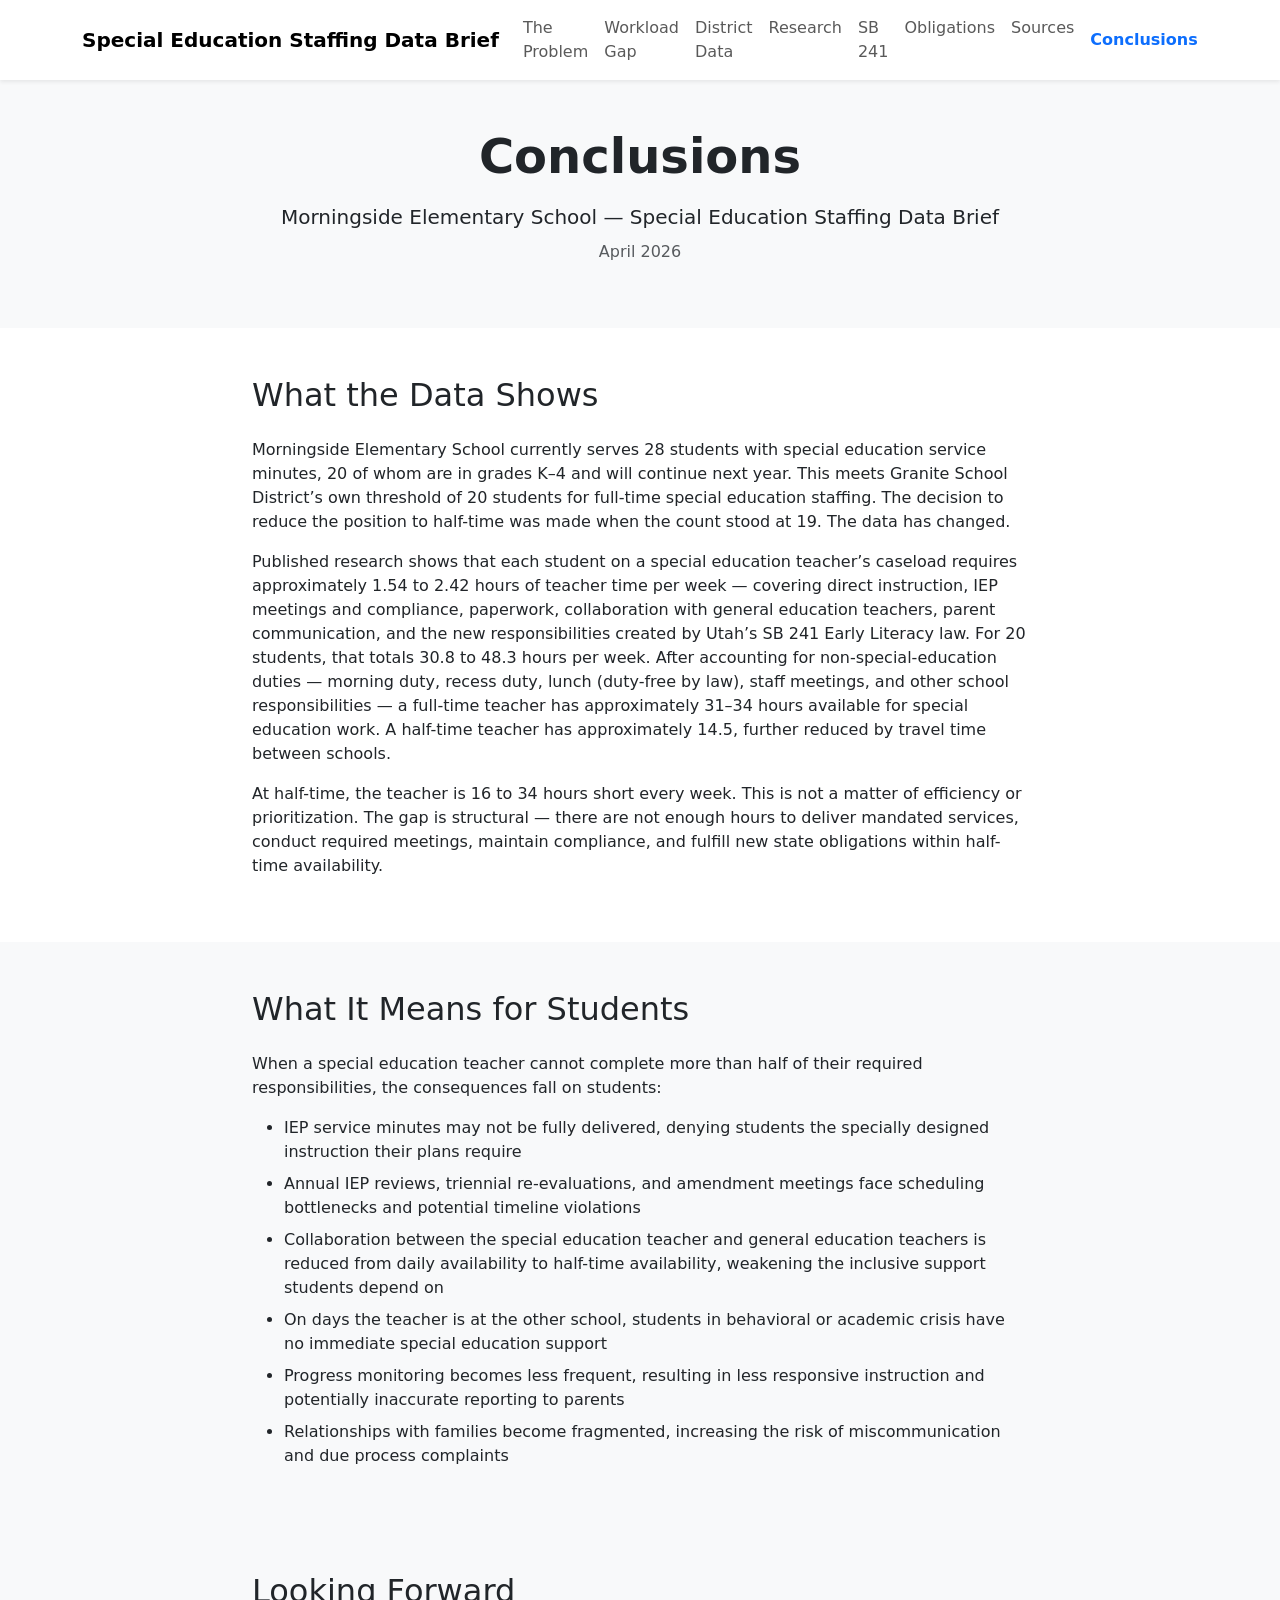
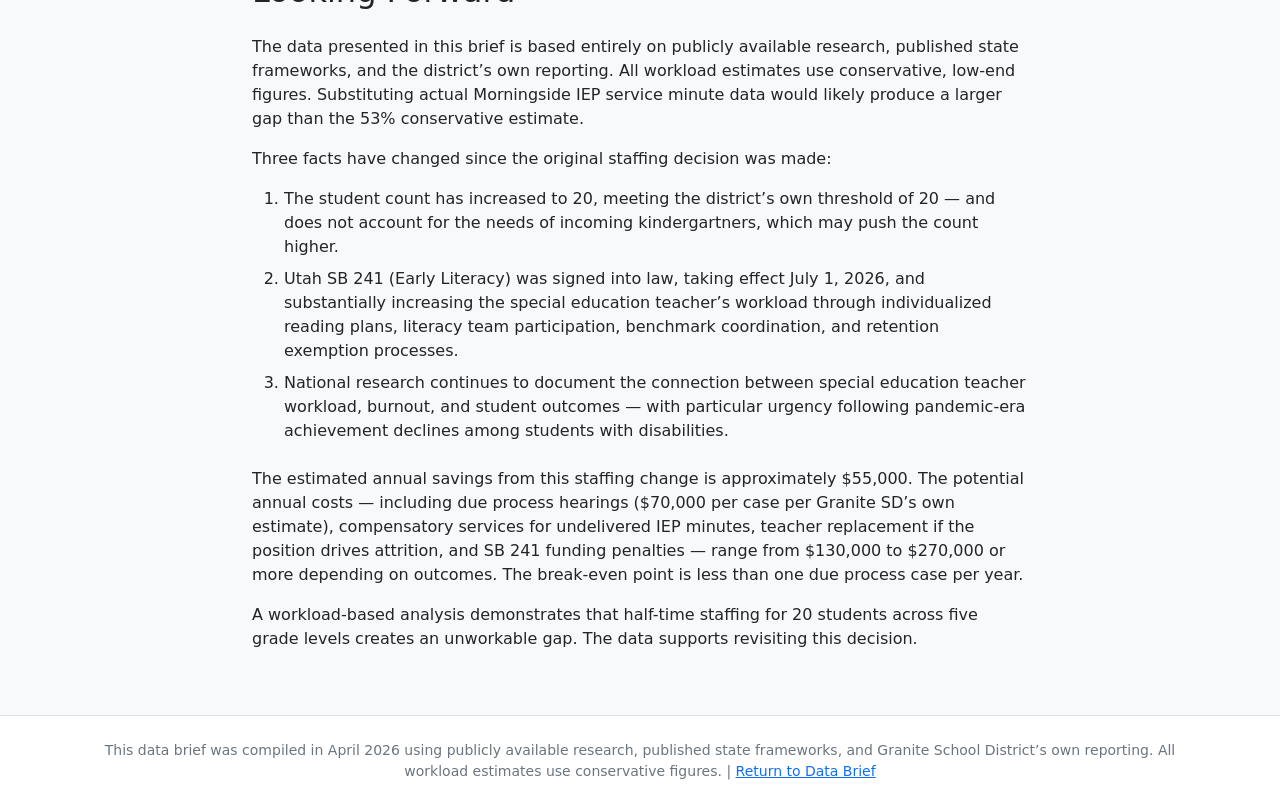
<file: conclusions.html>
<!DOCTYPE html>
<html lang="en">
<head>
  <meta charset="UTF-8">
  <meta name="viewport" content="width=device-width, initial-scale=1.0">
  <title>Conclusions &mdash; Morningside Special Education Staffing Data Brief</title>

  <link href="https://cdn.jsdelivr.net/npm/bootstrap@5.3.3/dist/css/bootstrap.min.css" rel="stylesheet">
  <link href="https://cdn.jsdelivr.net/npm/bootstrap-icons@1.11.3/font/bootstrap-icons.min.css" rel="stylesheet">
  <link href="css/style.css" rel="stylesheet">
</head>
<body>

  <!-- ============================================================
       Sticky Navbar
       ============================================================ -->
  <nav class="navbar navbar-expand-lg navbar-light bg-white shadow-sm sticky-top">
    <div class="container">
      <a class="navbar-brand fw-semibold" href="index.html">Special Education Staffing Data Brief</a>
      <button class="navbar-toggler" type="button" data-bs-toggle="collapse" data-bs-target="#mainNav"
        aria-controls="mainNav" aria-expanded="false" aria-label="Toggle navigation">
        <span class="navbar-toggler-icon"></span>
      </button>
      <div class="collapse navbar-collapse" id="mainNav">
        <ul class="navbar-nav me-auto mb-2 mb-lg-0">
          <li class="nav-item"><a class="nav-link" href="index.html#problem">The Problem</a></li>
          <li class="nav-item"><a class="nav-link" href="index.html#workload">Workload Gap</a></li>
          <li class="nav-item"><a class="nav-link" href="index.html#district">District Data</a></li>
          <li class="nav-item"><a class="nav-link" href="index.html#research">Research</a></li>
          <li class="nav-item"><a class="nav-link" href="index.html#sb241">SB 241</a></li>
          <li class="nav-item"><a class="nav-link" href="index.html#obligations">Obligations</a></li>
          <li class="nav-item"><a class="nav-link" href="index.html#sources">Sources</a></li>
        </ul>
        <ul class="navbar-nav ms-auto">
          <li class="nav-item">
            <a class="nav-link active fw-semibold text-primary" href="conclusions.html" aria-current="page">Conclusions</a>
          </li>
        </ul>
      </div>
    </div>
  </nav>

  <!-- ============================================================
       Page Header
       ============================================================ -->
  <header class="site-hero text-center">
    <div class="container">
      <h1 class="display-5 fw-bold mb-3">Conclusions</h1>
      <p class="lead mb-2">Morningside Elementary School &mdash; Special Education Staffing Data Brief</p>
      <p class="text-muted">April 2026</p>
    </div>
  </header>

  <!-- ============================================================
       Section 1: What the Data Shows
       ============================================================ -->
  <section id="what-the-data-shows">
    <div class="container">
      <div class="row">
        <div class="col-lg-10 mx-auto" style="max-width: 800px;">
          <h2 class="mb-4">What the Data Shows</h2>

          <p>Morningside Elementary School currently serves 28 students with special education service minutes, 20 of whom are in grades K&ndash;4 and will continue next year. This meets Granite School District&rsquo;s own threshold of 20 students for full-time special education staffing. The decision to reduce the position to half-time was made when the count stood at 19. The data has changed.</p>

          <p>Published research shows that each student on a special education teacher&rsquo;s caseload requires approximately 1.54 to 2.42 hours of teacher time per week &mdash; covering direct instruction, IEP meetings and compliance, paperwork, collaboration with general education teachers, parent communication, and the new responsibilities created by Utah&rsquo;s SB 241 Early Literacy law. For 20 students, that totals 30.8 to 48.3 hours per week. After accounting for non-special-education duties &mdash; morning duty, recess duty, lunch (duty-free by law), staff meetings, and other school responsibilities &mdash; a full-time teacher has approximately 31&ndash;34 hours available for special education work. A half-time teacher has approximately 14.5, further reduced by travel time between schools.</p>

          <p>At half-time, the teacher is 16 to 34 hours short every week. This is not a matter of efficiency or prioritization. The gap is structural &mdash; there are not enough hours to deliver mandated services, conduct required meetings, maintain compliance, and fulfill new state obligations within half-time availability.</p>
        </div>
      </div>
    </div>
  </section>

  <!-- ============================================================
       Section 2: What It Means for Students
       ============================================================ -->
  <section id="what-it-means" class="bg-light">
    <div class="container">
      <div class="row">
        <div class="col-lg-10 mx-auto" style="max-width: 800px;">
          <h2 class="mb-4">What It Means for Students</h2>

          <p>When a special education teacher cannot complete more than half of their required responsibilities, the consequences fall on students:</p>

          <ul class="mb-0">
            <li class="mb-2">IEP service minutes may not be fully delivered, denying students the specially designed instruction their plans require</li>
            <li class="mb-2">Annual IEP reviews, triennial re-evaluations, and amendment meetings face scheduling bottlenecks and potential timeline violations</li>
            <li class="mb-2">Collaboration between the special education teacher and general education teachers is reduced from daily availability to half-time availability, weakening the inclusive support students depend on</li>
            <li class="mb-2">On days the teacher is at the other school, students in behavioral or academic crisis have no immediate special education support</li>
            <li class="mb-2">Progress monitoring becomes less frequent, resulting in less responsive instruction and potentially inaccurate reporting to parents</li>
            <li class="mb-2">Relationships with families become fragmented, increasing the risk of miscommunication and due process complaints</li>
          </ul>
        </div>
      </div>
    </div>
  </section>



  <!-- ============================================================
       Section 4: Looking Forward
       ============================================================ -->
  <section id="looking-forward" class="bg-light">
    <div class="container">
      <div class="row">
        <div class="col-lg-10 mx-auto" style="max-width: 800px;">
          <h2 class="mb-4">Looking Forward</h2>

          <p>The data presented in this brief is based entirely on publicly available research, published state frameworks, and the district&rsquo;s own reporting. All workload estimates use conservative, low-end figures. Substituting actual Morningside IEP service minute data would likely produce a larger gap than the 53% conservative estimate.</p>

          <p>Three facts have changed since the original staffing decision was made:</p>

          <ol class="mb-4">
            <li class="mb-2">The student count has increased to 20, meeting the district&rsquo;s own threshold of 20 &mdash; and does not account for the needs of incoming kindergartners, which may push the count higher.</li>
            <li class="mb-2">Utah SB 241 (Early Literacy) was signed into law, taking effect July 1, 2026, and substantially increasing the special education teacher&rsquo;s workload through individualized reading plans, literacy team participation, benchmark coordination, and retention exemption processes.</li>
            <li class="mb-2">National research continues to document the connection between special education teacher workload, burnout, and student outcomes &mdash; with particular urgency following pandemic-era achievement declines among students with disabilities.</li>
          </ol>

          <p>The estimated annual savings from this staffing change is approximately $55,000. The potential annual costs &mdash; including due process hearings ($70,000 per case per Granite SD&rsquo;s own estimate), compensatory services for undelivered IEP minutes, teacher replacement if the position drives attrition, and SB 241 funding penalties &mdash; range from $130,000 to $270,000 or more depending on outcomes. The break-even point is less than one due process case per year.</p>

          <p>A workload-based analysis demonstrates that half-time staffing for 20 students across five grade levels creates an unworkable gap. The data supports revisiting this decision.</p>
        </div>
      </div>
    </div>
  </section>

  <!-- ============================================================
       Footer
       ============================================================ -->
  <footer>
    <div class="container text-center">
      <p class="mb-0">This data brief was compiled in April 2026 using publicly available research, published state frameworks, and Granite School District&rsquo;s own reporting. All workload estimates use conservative figures. | <a href="index.html">Return to Data Brief</a></p>
    </div>
  </footer>

  <!-- Scripts -->
  <script src="https://cdn.jsdelivr.net/npm/bootstrap@5.3.3/dist/js/bootstrap.bundle.min.js"></script>
</body>
</html>
</file>
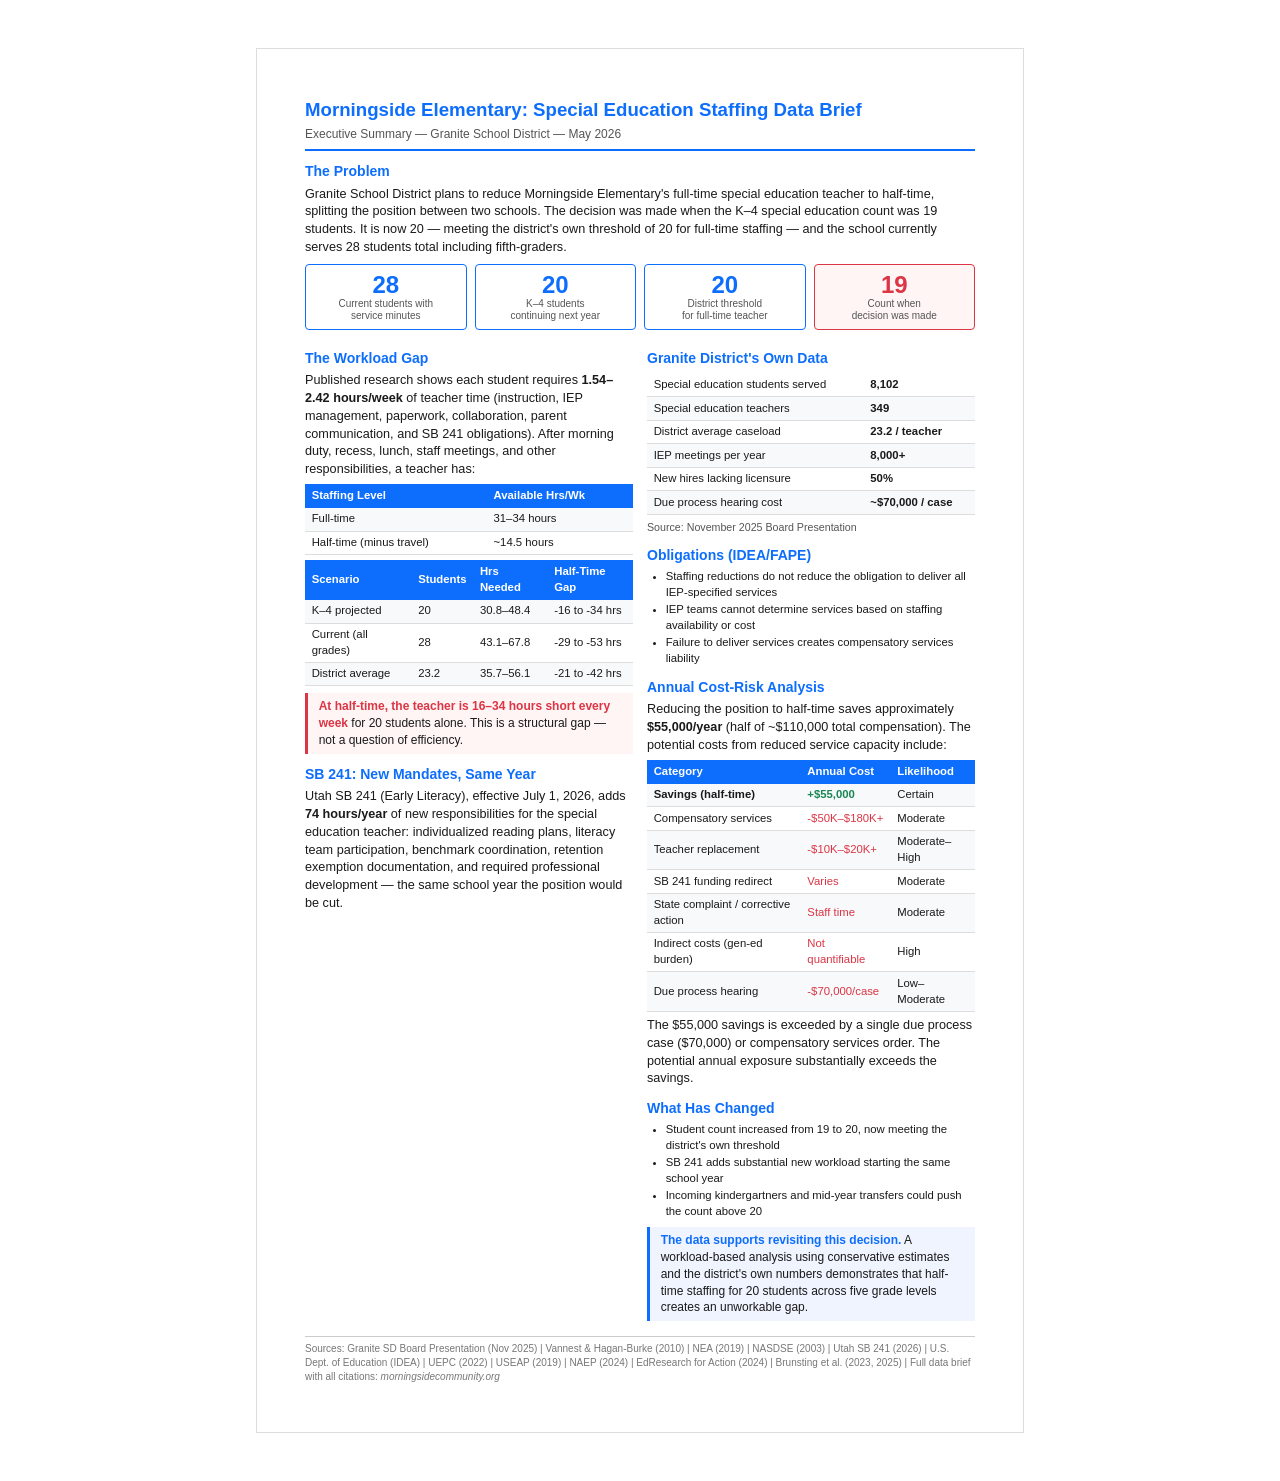
<file: executive_summary.html>
<!DOCTYPE html>
<html lang="en">
<head>
  <meta charset="UTF-8">
  <meta name="viewport" content="width=device-width, initial-scale=1.0">
  <title>Executive Summary: Morningside Elementary Special Education Staffing</title>

  <style>
    @page {
      size: letter;
      margin: 0.6in 0.7in;
    }
    * { margin: 0; padding: 0; box-sizing: border-box; }
    body {
      font-family: 'Segoe UI', Calibri, Arial, sans-serif;
      font-size: 9.5pt;
      line-height: 1.4;
      color: #1a1a1a;
    }
    h1 {
      font-size: 14pt;
      font-weight: 700;
      margin-bottom: 2pt;
      color: #0d6efd;
    }
    .subtitle {
      font-size: 9pt;
      color: #555;
      margin-bottom: 8pt;
      border-bottom: 2px solid #0d6efd;
      padding-bottom: 5pt;
    }
    h2 {
      font-size: 10.5pt;
      font-weight: 700;
      margin-top: 8pt;
      margin-bottom: 3pt;
      color: #0d6efd;
    }
    p { margin-bottom: 4pt; }
    .key-numbers {
      display: flex;
      gap: 8px;
      margin: 6pt 0;
    }
    .key-num {
      flex: 1;
      text-align: center;
      border: 1.5px solid #0d6efd;
      border-radius: 4px;
      padding: 5pt 4pt;
    }
    .key-num .num {
      font-size: 18pt;
      font-weight: 700;
      color: #0d6efd;
      line-height: 1.1;
    }
    .key-num .lbl {
      font-size: 7.5pt;
      color: #555;
      line-height: 1.2;
    }
    .key-num.gap-highlight {
      border-color: #dc3545;
      background: #fff5f5;
    }
    .key-num.gap-highlight .num { color: #dc3545; }
    table {
      width: 100%;
      border-collapse: collapse;
      margin: 4pt 0;
      font-size: 8.5pt;
    }
    th {
      background: #0d6efd;
      color: white;
      text-align: left;
      padding: 3pt 5pt;
      font-weight: 600;
    }
    td {
      padding: 2.5pt 5pt;
      border-bottom: 0.5px solid #ddd;
    }
    tr:nth-child(even) td { background: #f8f9fa; }
    .total-row td {
      font-weight: 700;
      background: #e9ecef !important;
      border-top: 1.5px solid #0d6efd;
    }
    .two-col {
      display: flex;
      gap: 14px;
    }
    .two-col > div { flex: 1; }
    ul {
      margin: 2pt 0 4pt 14pt;
      font-size: 8.5pt;
    }
    li { margin-bottom: 1pt; }
    .callout {
      background: #fff5f5;
      border-left: 3px solid #dc3545;
      padding: 4pt 8pt;
      margin: 5pt 0;
      font-size: 9pt;
    }
    .callout strong { color: #dc3545; }
    .footer {
      margin-top: 6pt;
      padding-top: 4pt;
      border-top: 1px solid #ccc;
      font-size: 7.5pt;
      color: #777;
    }
    @media screen {
      body { max-width: 8in; margin: 0.5in auto; padding: 0.5in; border: 1px solid #ddd; }
    }
  </style>
</head>
<body>

<h1>Morningside Elementary: Special Education Staffing Data Brief</h1>
<div class="subtitle">Executive Summary &mdash; Granite School District &mdash; May 2026</div>

<h2>The Problem</h2>
<p>Granite School District plans to reduce Morningside Elementary's full-time special education teacher to half-time, splitting the position between two schools. The decision was made when the K&ndash;4 special education count was 19 students. It is now 20 &mdash; meeting the district's own threshold of 20 for full-time staffing &mdash; and the school currently serves 28 students total including fifth-graders.</p>

<div class="key-numbers">
  <div class="key-num"><div class="num">28</div><div class="lbl">Current students with<br>service minutes</div></div>
  <div class="key-num"><div class="num">20</div><div class="lbl">K&ndash;4 students<br>continuing next year</div></div>
  <div class="key-num"><div class="num">20</div><div class="lbl">District threshold<br>for full-time teacher</div></div>
  <div class="key-num gap-highlight"><div class="num">19</div><div class="lbl">Count when<br>decision was made</div></div>
</div>

<div class="two-col">
<div>

<h2>The Workload Gap</h2>
<p>Published research shows each student requires <strong>1.54&ndash;2.42 hours/week</strong> of teacher time (instruction, IEP management, paperwork, collaboration, parent communication, and SB 241 obligations). After morning duty, recess, lunch, staff meetings, and other responsibilities, a teacher has:</p>

<table>
  <tr><th>Staffing Level</th><th>Available Hrs/Wk</th></tr>
  <tr><td>Full-time</td><td>31&ndash;34 hours</td></tr>
  <tr><td>Half-time (minus travel)</td><td>~14.5 hours</td></tr>
</table>

<table>
  <tr><th>Scenario</th><th>Students</th><th>Hrs Needed</th><th>Half-Time Gap</th></tr>
  <tr><td>K&ndash;4 projected</td><td>20</td><td>30.8&ndash;48.4</td><td>-16 to -34 hrs</td></tr>
  <tr><td>Current (all grades)</td><td>28</td><td>43.1&ndash;67.8</td><td>-29 to -53 hrs</td></tr>
  <tr><td>District average</td><td>23.2</td><td>35.7&ndash;56.1</td><td>-21 to -42 hrs</td></tr>
</table>

<div class="callout"><strong>At half-time, the teacher is 16&ndash;34 hours short every week</strong> for 20 students alone. This is a structural gap &mdash; not a question of efficiency.</div>

<h2>SB 241: New Mandates, Same Year</h2>
<p>Utah SB 241 (Early Literacy), effective July 1, 2026, adds <strong>74 hours/year</strong> of new responsibilities for the special education teacher: individualized reading plans, literacy team participation, benchmark coordination, retention exemption documentation, and required professional development &mdash; the same school year the position would be cut.</p>

</div>
<div>

<h2>Granite District's Own Data</h2>
<table>
  <tr><td>Special education students served</td><td><strong>8,102</strong></td></tr>
  <tr><td>Special education teachers</td><td><strong>349</strong></td></tr>
  <tr><td>District average caseload</td><td><strong>23.2 / teacher</strong></td></tr>
  <tr><td>IEP meetings per year</td><td><strong>8,000+</strong></td></tr>
  <tr><td>New hires lacking licensure</td><td><strong>50%</strong></td></tr>
  <tr><td>Due process hearing cost</td><td><strong>~$70,000 / case</strong></td></tr>
</table>
<p style="font-size:8pt; color:#555;">Source: November 2025 Board Presentation</p>

<h2>Obligations (IDEA/FAPE)</h2>
<ul>
  <li>Staffing reductions do not reduce the obligation to deliver all IEP-specified services</li>
  <li>IEP teams cannot determine services based on staffing availability or cost</li>
  <li>Failure to deliver services creates compensatory services liability</li>
</ul>

<h2>Annual Cost-Risk Analysis</h2>
<p>Reducing the position to half-time saves approximately <strong>$55,000/year</strong> (half of ~$110,000 total compensation). The potential costs from reduced service capacity include:</p>
<table>
  <tr><th>Category</th><th>Annual Cost</th><th>Likelihood</th></tr>
  <tr style="background: #e8f5e9;"><td><strong>Savings (half-time)</strong></td><td style="color:#198754;"><strong>+$55,000</strong></td><td>Certain</td></tr>
  <tr><td>Compensatory services</td><td style="color:#dc3545;">-$50K&ndash;$180K+</td><td>Moderate</td></tr>
  <tr><td>Teacher replacement</td><td style="color:#dc3545;">-$10K&ndash;$20K+</td><td>Moderate&ndash;High</td></tr>
  <tr><td>SB 241 funding redirect</td><td style="color:#dc3545;">Varies</td><td>Moderate</td></tr>
  <tr><td>State complaint / corrective action</td><td style="color:#dc3545;">Staff time</td><td>Moderate</td></tr>
  <tr><td>Indirect costs (gen-ed burden)</td><td style="color:#dc3545;">Not quantifiable</td><td>High</td></tr>
  <tr><td>Due process hearing</td><td style="color:#dc3545;">-$70,000/case</td><td>Low&ndash;Moderate</td></tr>
</table>
<p>The $55,000 savings is exceeded by a single due process case ($70,000) or compensatory services order. The potential annual exposure substantially exceeds the savings.</p>

<h2>What Has Changed</h2>
<ul>
  <li>Student count increased from 19 to 20, now meeting the district's own threshold</li>
  <li>SB 241 adds substantial new workload starting the same school year</li>
  <li>Incoming kindergartners and mid-year transfers could push the count above 20</li>
</ul>

<div class="callout" style="border-left-color: #0d6efd; background: #f0f4ff;">
  <strong style="color: #0d6efd;">The data supports revisiting this decision.</strong> A workload-based analysis using conservative estimates and the district's own numbers demonstrates that half-time staffing for 20 students across five grade levels creates an unworkable gap.
</div>

</div>
</div>

<div class="footer">
  Sources: Granite SD Board Presentation (Nov 2025) | Vannest &amp; Hagan-Burke (2010) | NEA (2019) | NASDSE (2003) | Utah SB 241 (2026) | U.S. Dept. of Education (IDEA) | UEPC (2022) | USEAP (2019) | NAEP (2024) | EdResearch for Action (2024) | Brunsting et al. (2023, 2025) | Full data brief with all citations: <em>morningsidecommunity.org</em>
</div>

</body>
</html>
</file>
<file: css/style.css>
/* ============================================================
   style.css - Custom styles for SPED Staffing Data Site
   Layered on top of Bootstrap 5. No build tools required.
   ============================================================ */

/* ------------------------------------------------------------
   Scroll offset for sticky navbar
   ------------------------------------------------------------ */
html {
  scroll-padding-top: 70px;
}

/* ------------------------------------------------------------
   Section spacing
   ------------------------------------------------------------ */
section {
  padding-top: 3rem;
  padding-bottom: 3rem;
}

/* ------------------------------------------------------------
   Hero / header background
   ------------------------------------------------------------ */
.site-hero {
  background-color: #f8f9fa;
  padding-top: 3rem;
  padding-bottom: 3rem;
}

/* ------------------------------------------------------------
   Stat cards
   ------------------------------------------------------------ */
.stat-card {
  background-color: #ffffff;
  border-left: 2px solid #0d6efd;
  box-shadow: 0 1px 4px rgba(0, 0, 0, 0.08);
  border-radius: 0.375rem;
  padding: 1.25rem 1.5rem;
}

.stat-card .stat-number {
  font-size: 3rem;
  font-weight: 700;
  line-height: 1.1;
  color: #0d6efd;
}

.stat-card .stat-description {
  font-size: 0.95rem;
  color: #495057;
  margin-top: 0.25rem;
}

/* ------------------------------------------------------------
   Gap / negative callout variant
   ------------------------------------------------------------ */
.stat-card.stat-card--gap {
  border-left-color: #dc3545;
  background-color: #fff5f5;
}

.stat-card.stat-card--gap .stat-number {
  color: #dc3545;
}

/* ------------------------------------------------------------
   Large number callout (standalone, not inside a card)
   ------------------------------------------------------------ */
.callout-number {
  font-size: 3.5rem;
  font-weight: 700;
  line-height: 1.1;
  color: #0d6efd;
}

.callout-number.callout-number--gap {
  color: #dc3545;
}

.callout-description {
  font-size: 0.95rem;
  color: #6c757d;
  margin-top: 0.25rem;
}

/* ------------------------------------------------------------
   Chart containers
   ------------------------------------------------------------ */
.chart-container {
  max-width: 700px;
  width: 100%;
  margin-left: auto;
  margin-right: auto;
  margin-bottom: 2rem;
}

/* ------------------------------------------------------------
   Footer
   ------------------------------------------------------------ */
footer {
  border-top: 1px solid #dee2e6;
  color: #6c757d;
  font-size: 0.875rem;
  padding-top: 1.5rem;
  padding-bottom: 1.5rem;
}

/* ------------------------------------------------------------
   Responsive overrides
   ------------------------------------------------------------ */
@media (max-width: 575.98px) {
  .chart-container {
    width: 100%;
    max-width: 100%;
  }

  .stat-card .stat-number {
    font-size: 2.25rem;
  }

  .callout-number {
    font-size: 2.5rem;
  }
}

/* ------------------------------------------------------------
   Print styles
   ------------------------------------------------------------ */
@media print {
  nav,
  .navbar {
    display: none !important;
  }

  body {
    color: #000000 !important;
    background-color: #ffffff !important;
  }

  .stat-card {
    box-shadow: none !important;
  }

  a {
    color: #000000 !important;
    text-decoration: none !important;
  }

  footer {
    color: #000000 !important;
  }
}
</file>
